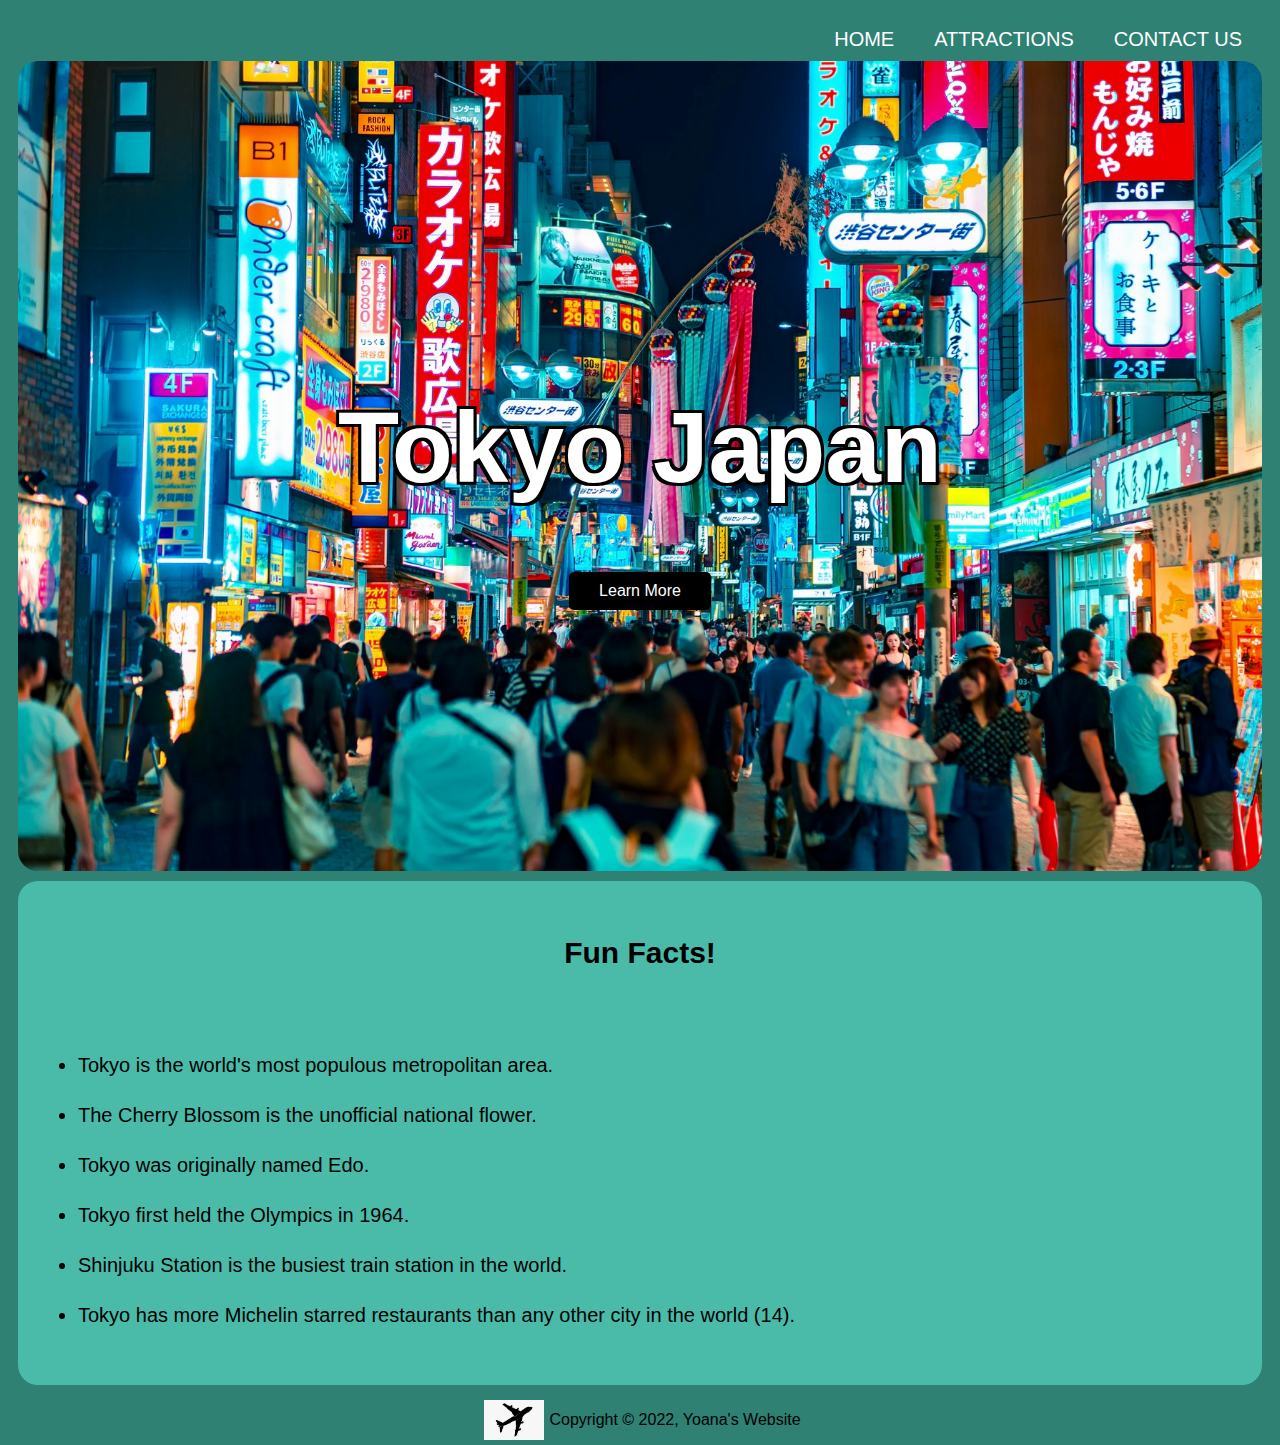
<file: index.html>
<!DOCTYPE html>
<html lang="en">
<head>
  <meta charset="utf-8">
  <meta name="viewport" content="width=device-width, initial-scale=1.0">
  <title>replit</title>
  <link href="style.css" rel="stylesheet" type="text/css" />
</head>

<body>
  <!-- navagation bar -->
  <header class="nav-bar">
        <ul>
          <li><a href="index.html">HOME</a></li>
          <li><a href="Attractions.html">ATTRACTIONS</a></li>
          <li><a href="Contact.html">CONTACT US </a></li>
        </ul>
  </header>

  <!--first page details-->
  <figure class="hero-image">
    <div class="hero-text">
      <h1>Tokyo Japan</h1>
      <a href="Attractions.html" class="hero-btn">Learn More</a>
    </div>
  </figure>

  <!--extra info-->
  <section class="fun-facts">
    <div class="fun-facts-title">
      <p>Fun Facts!</p>
    </div>
    <section class="facts">
      <ul>
        <li>Tokyo is the world's most populous metropolitan area.</li>
        <li>The Cherry Blossom is the unofficial national flower.</li>
        <li>Tokyo was originally named Edo.</li>
        <li>Tokyo first held the Olympics in 1964.</li>
        <li>Shinjuku Station is the busiest train station in the world.</li>
        <li>Tokyo has more Michelin starred restaurants than any other city in the world (14).</li>
      </ul>
    </section>
  </section>

<!-- footer -->
  <footer class="footer-section">
    <img class="logo-image" src="images/Logo.webp" alt="plane">
    <p class ="copyright">Copyright &copy; 2022, Yoana's Website</p>
</footer>

</body>

</html>
</file>
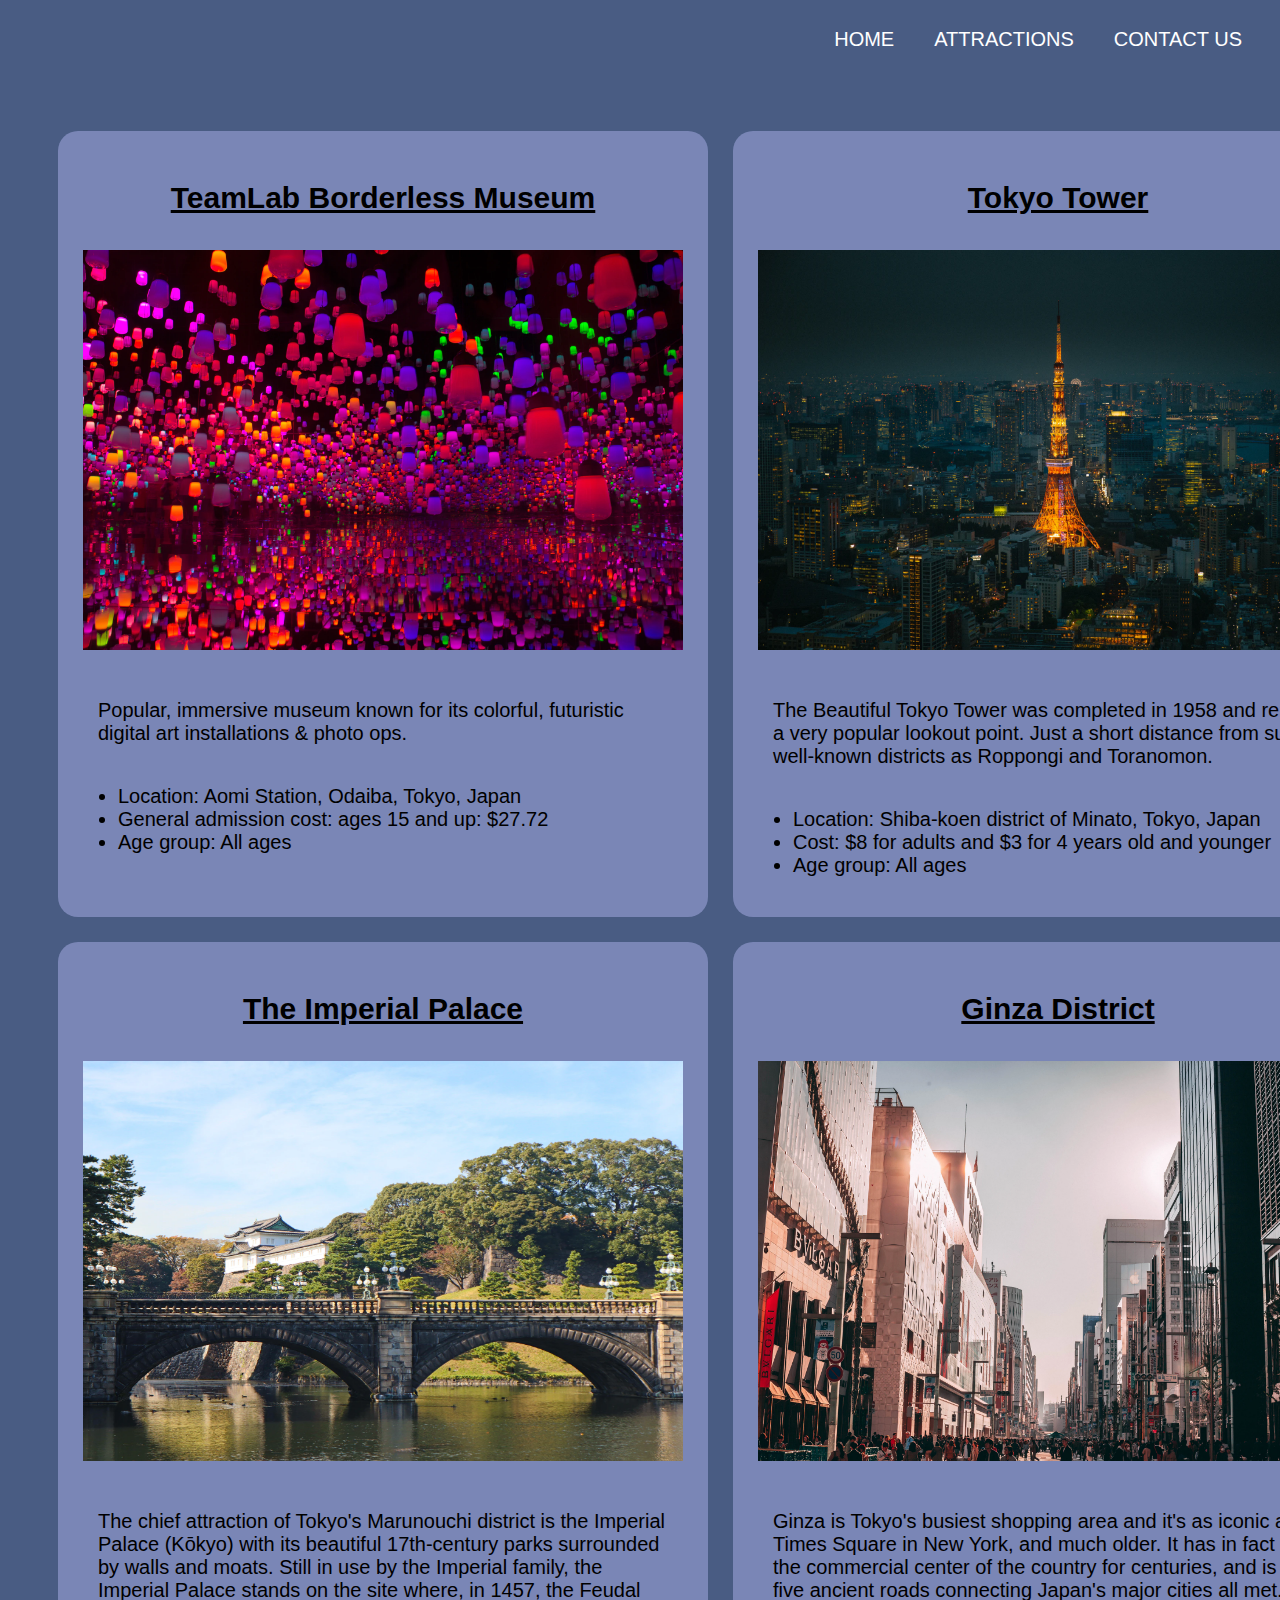
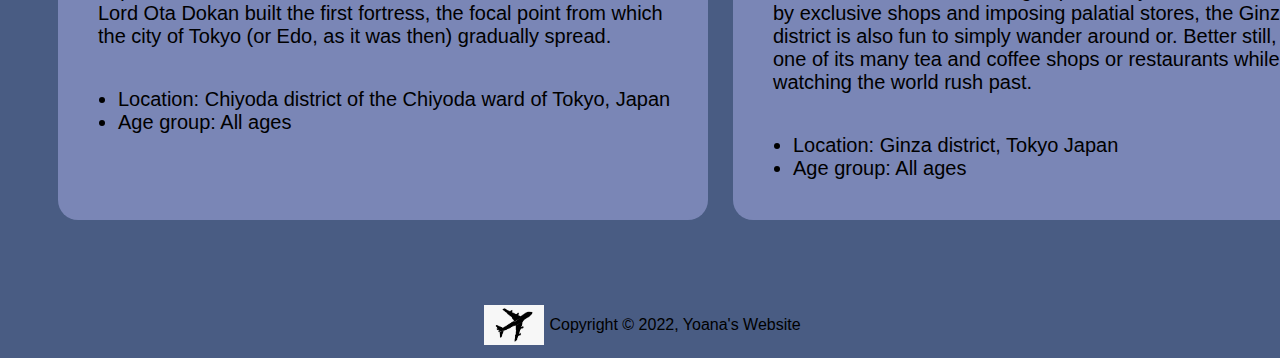
<file: Attractions.html>
<!DOCTYPE html>
<html lang="en">
<head>
  <link href="Att.css" rel="stylesheet" type="text/css" />
  <meta charset="UTF-8">
  <meta http-equiv="X-UA-Compatible" content="IE=edge">
  <meta name="viewport" content="width=device-width, initial-scale=1.0">
  <title>Document</title>
</head>

<body>

  <!--navagation bar-->
  <header class="nav-bar">
    <ul>
      <li><a href="index.html">HOME</a></li>
      <li><a href="Attractions.html">ATTRACTIONS</a></li>
      <li><a href="Contact.html">CONTACT US </a></li>
    </ul>
</header>

<!-- attractions -->
  <div class="big-container">
    <section class="small-container">
      <h3 class="att-title">TeamLab Borderless Museum</h3>
      <img class="att-image" src="images/Teamlab.webp" alt="museum">
      <p class="att-summary">Popular, immersive museum known for its colorful, futuristic digital art installations & photo ops.</p>
      <ul class="extra-info">
        <li>Location: Aomi Station, Odaiba, Tokyo, Japan</li>
        <li>General admission cost: ages 15 and up: $27.72</li>
        <li>Age group: All ages</li>
      </ul>
    </section>

    <section class="small-container">
      <h3 class="att-title">Tokyo Tower</h3>
      <img class="att-image" src="images/Tokyotower.webp" alt="tower">
      <p class="att-summary">The Beautiful Tokyo Tower was completed in 1958 and remains a very popular lookout point. Just a short
        distance from such well-known districts as Roppongi and Toranomon.</p>
      <ul class="extra-info">
        <li>Location: Shiba-koen district of Minato, Tokyo, Japan</li>
        <li>Cost: $8 for adults and $3 for 4 years old and younger</li>
        <li>Age group: All ages</li>
      </ul>
    </section>

    <section class="small-container">
      <h3 class="att-title">The Imperial Palace</h3>
      <img class="att-image" src="images/Imperialpalace.webp" alt="palace">
      <p class="att-summary">The chief attraction of Tokyo's Marunouchi district is the Imperial Palace (Kōkyo) with its beautiful
        17th-century parks surrounded by walls and moats. Still in use by the Imperial family, the Imperial Palace
        stands on the site where, in 1457, the Feudal Lord Ota Dokan built the first fortress, the focal point from which the
        city of Tokyo (or Edo, as it was then) gradually spread.</p>
      <ul class="extra-info">
        <li>Location: Chiyoda district of the Chiyoda ward of Tokyo, Japan</li>
        <li>Age group: All ages</li>
      </ul>
    </section>

    <section class="small-container">
      <h3 class="att-title">Ginza District</h3>
      <img class="att-image" src="images/Ginza.webp" alt="ginza">
      <p class="att-summary">Ginza is Tokyo's busiest shopping area and it's as iconic as Times Square in New York, and much older. It has
        in fact been the commercial center of the country for centuries, and is where five ancient roads connecting Japan's major cities all met. Lined by exclusive shops and imposing palatial stores, the Ginza district is also fun to simply wander around or. Better still, sit in one of its many tea and coffee shops or restaurants while watching the world rush past.</p>
      <ul class="extra-info">
        <li>Location: Ginza district, Tokyo Japan</li>
        <li>Age group: All ages</li>
      </ul>
    </section>

  </div>

<!-- footer -->
  <footer class="footer-section">
      <img class="logo-image" src="images/Logo.webp" alt="plane">
      <p class ="copyright">Copyright &copy; 2022, Yoana's Website</p>
  </footer>

</body>

</html>
</file>
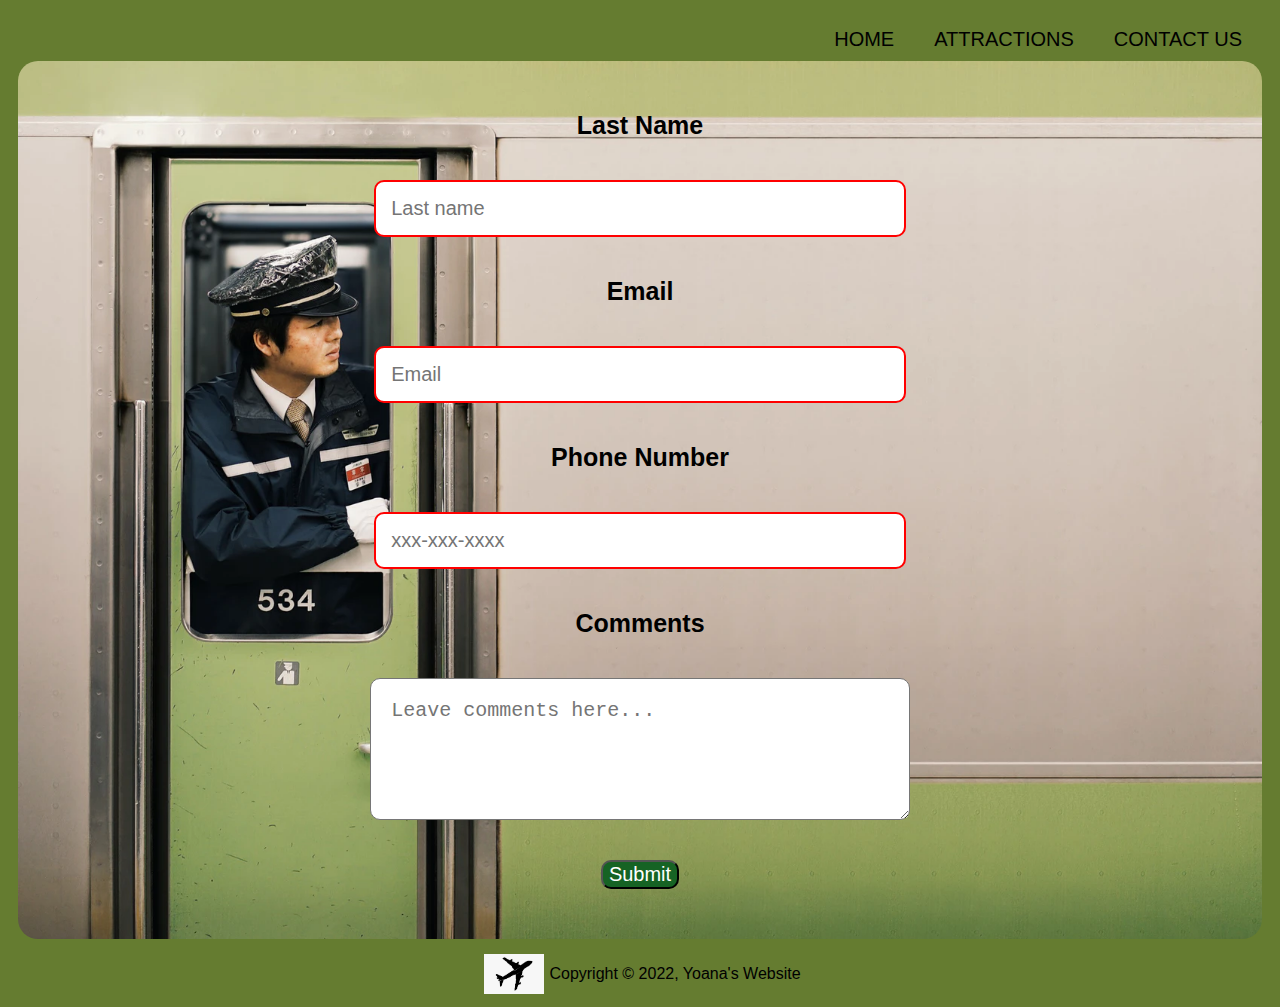
<file: Contact.html>
<!DOCTYPE html>
<html lang="en">
<head>
  <link href="Con.css" rel="stylesheet" type="text/css" />
  <meta charset="UTF-8">
  <meta http-equiv="X-UA-Compatible" content="IE=edge">
  <meta name="viewport" content="width=device-width, initial-scale=1.0">
  <title>Document</title>
</head>

<body>
  
  <!--navagation bar-->
  <header class="nav-bar">
    <ul>
      <li><a href="index.html">HOME</a></li>
      <li><a href="Attractions.html">ATTRACTIONS</a></li>
      <li><a href="Contact.html">CONTACT US </a></li>
    </ul>
</header>

<!-- form -->
  <form class="contact-form">
    <label>Last Name</label>
      <input type="text" name="lastName" placeholder="Last name" required>

    <label>Email</label>
      <input type="email" name="email" placeholder="Email" required>

    <label>Phone Number</label>
      <input type="tel" name="phoneNumber" placeholder="xxx-xxx-xxxx" required pattern="[0-9]{3}-[0-9]{3}-[0-9]{4}">

    <label>Comments </label>
      <textarea name="Comments" placeholder="Leave comments here..." class="valid"></textarea>
  
    <div>
      <button class="con-sub-btn" type="submit" value="Submit">Submit</button>
    </div>
  </form>
     

  <!--footer-->
  <footer class="footer-section">
    <img class="logo-image" src="images/Logo.webp" alt="plane">
    <p class ="copyright">Copyright &copy; 2022, Yoana's Website</p>
</footer>

</body>

</html>
</file>
<file: style.css>
body {
  padding: 0;
  height: 100vh;
  font-family: Helvetica, sans-serif;
  background-color: #2e8173;
}

.nav-bar {
  padding-right: 30px;
  padding-top: 20px;
}

.nav-bar ul {
  margin: 0;
  list-style: none;
  display: flex;
  justify-content: flex-end;
  gap: 40px;
}

.nav-bar a {
  color: white;
  text-decoration: none;
  font-size: 20px
}

.nav-bar a:hover {
  color: black;
} 

.hero-image {
  background-image: url("images/Tokyo5.webp");
  background-position: center;
  background-size: cover;
  height: 90%;
  margin: 10px;
  display: flex;
  justify-content: center;
  align-items: center;
  border-radius: 20px;
}

.hero-text  {
  color: #ffffff;
  text-align: center;
  margin: 50px;
}

.hero-text h1 {
  font-size: 100px;
  font-weight: 700;
  text-shadow: -3px -3px 0 #000, 3px -3px 0 #000, -3px 3px 0 #000, 3px 3px 0 #000
}

.hero-btn {
  text-decoration: none;
  color: white;
  background: black;
  padding: 10px 30px;
  border-radius: 5px;
  margin-top: 0;
  display: inline-block;
}

.hero-btn:hover {
  background: white;
  color: black;
}

.fun-facts {
  background-color: #4abba9;
  padding-top: 5px;
  padding-bottom: 5px;
  margin: 10px;
  border-radius: 20px;
}

.facts {
  font-size: 20px;
  padding: 20px;
}

.facts li {
  line-height: 2.5;
}

.fun-facts-title {
  font-size: 30px;
  text-align: center;
  font-weight: bold;
  padding-top: 20px;
}

.logo-image {
  width: 60px;
  height: 40px;
  padding:5px;
}

.footer-section {
  display: flex;
  flex-direction: row;
  justify-content: center;
}

@media only screen and (max-width: 425px) {
  .nav-bar ul {
    flex-direction: column;
  }
}
</file>
<file: Att.css>
body {
  font-family: Helvetica, sans-serif;
  background-color: #495C83;
}

.nav-bar {
  padding-right: 30px;
  padding-top: 20px;
}

.nav-bar ul {
  margin: 0;
  list-style: none;
  display: flex;
  justify-content: flex-end;
  gap: 40px;
}

.nav-bar a {
  color: white;
  text-decoration: none;
  font-size: 20px
}

.nav-bar a:hover {
  color:  black;
} 

.big-container {
  display: grid;
  grid-gap: 25px;
  grid-template-columns: repeat(2, 1fr);
  justify-items: center;
  margin: 80px 50px;
}

.small-container {
  background-color: #7A86B6;
  border-radius: 20px;
  padding: 20px;
}

.att-title {
  font-size: 30px;
  text-align: center;
  text-decoration: underline;
}

.att-image {
  width: 600px;
  height: 400px;
  padding: 5px;
  position: center;
}

.att-summary {
  font-size: 20px;
  padding: 20px;
}

.extra-info {
  font-size: 20px;
}

.logo-image {
  width: 60px;
  height: 40px;
  padding:5px;
}

.footer-section {
  display: flex;
  flex-direction: row;
  justify-content: center;
}

@media only screen and (max-width: 425px) {
  .att-image {
    width: 350px;
    height: 250px;
  }

  .small-container {
    padding: 5px;
  }

  .nav-bar ul {
    flex-direction: column;
  }
}

@media only screen and (max-width: 900px) {
  .big-container {
    grid-template-columns: 1fr;
    margin: 80px auto;
  }
}
</file>
<file: Con.css>
body {
  background-color: #657c30;
  min-height: 100vh;
  font-family: Helvetica, sans-serif;
}

.nav-bar {
  padding-right: 30px;
  padding-top: 20px;
}

.nav-bar ul {
  margin: 0;
  list-style: none;
  display: flex;
  justify-content: flex-end;
  gap: 40px;
}

.nav-bar a {
  color: black;
  text-decoration: none;
  font-size: 20px
}

.nav-bar a:hover {
  color: white;
} 

.contact-form {
  background-image: url("images/Conimage.webp");
  background-position: center;
  background-repeat: no-repeat;
  background-size: cover;
  display: flex;
  flex-direction: column;
  align-items: center;
  gap: 40px;
  border-radius: 20px;
  margin: 10px;
  padding-top: 50px;
}

.contact-form label {
  font-size: 25px;
  font-weight: bold;
}

.contact-form input {
  width: 40%;
  font-size: 20px;
  padding: 15px;
  border-radius: 10px;
}

input:invalid {
  border: 2px solid red;
}

input:valid {
  border: 2px solid black;
}

.contact-form textarea {
  width: 40%;
  height: 100px;
  font-size: 20px;
  padding: 20px;
  border-radius: 10px;
}

.con-sub-btn  {
  font-size: 20px;
  margin-bottom: 50px;
  border-radius: 10px;
  background-color: rgb(22, 99, 36);
  color: white;
}

.logo-image {
  width: 60px;
  height: 40px;
  padding:5px;
}

.footer-section {
  display: flex;
  flex-direction: row;
  justify-content: center;
}

@media only screen and (max-width: 425px) {
  .nav-bar ul {
    flex-direction: column;
  }
}
</file>
